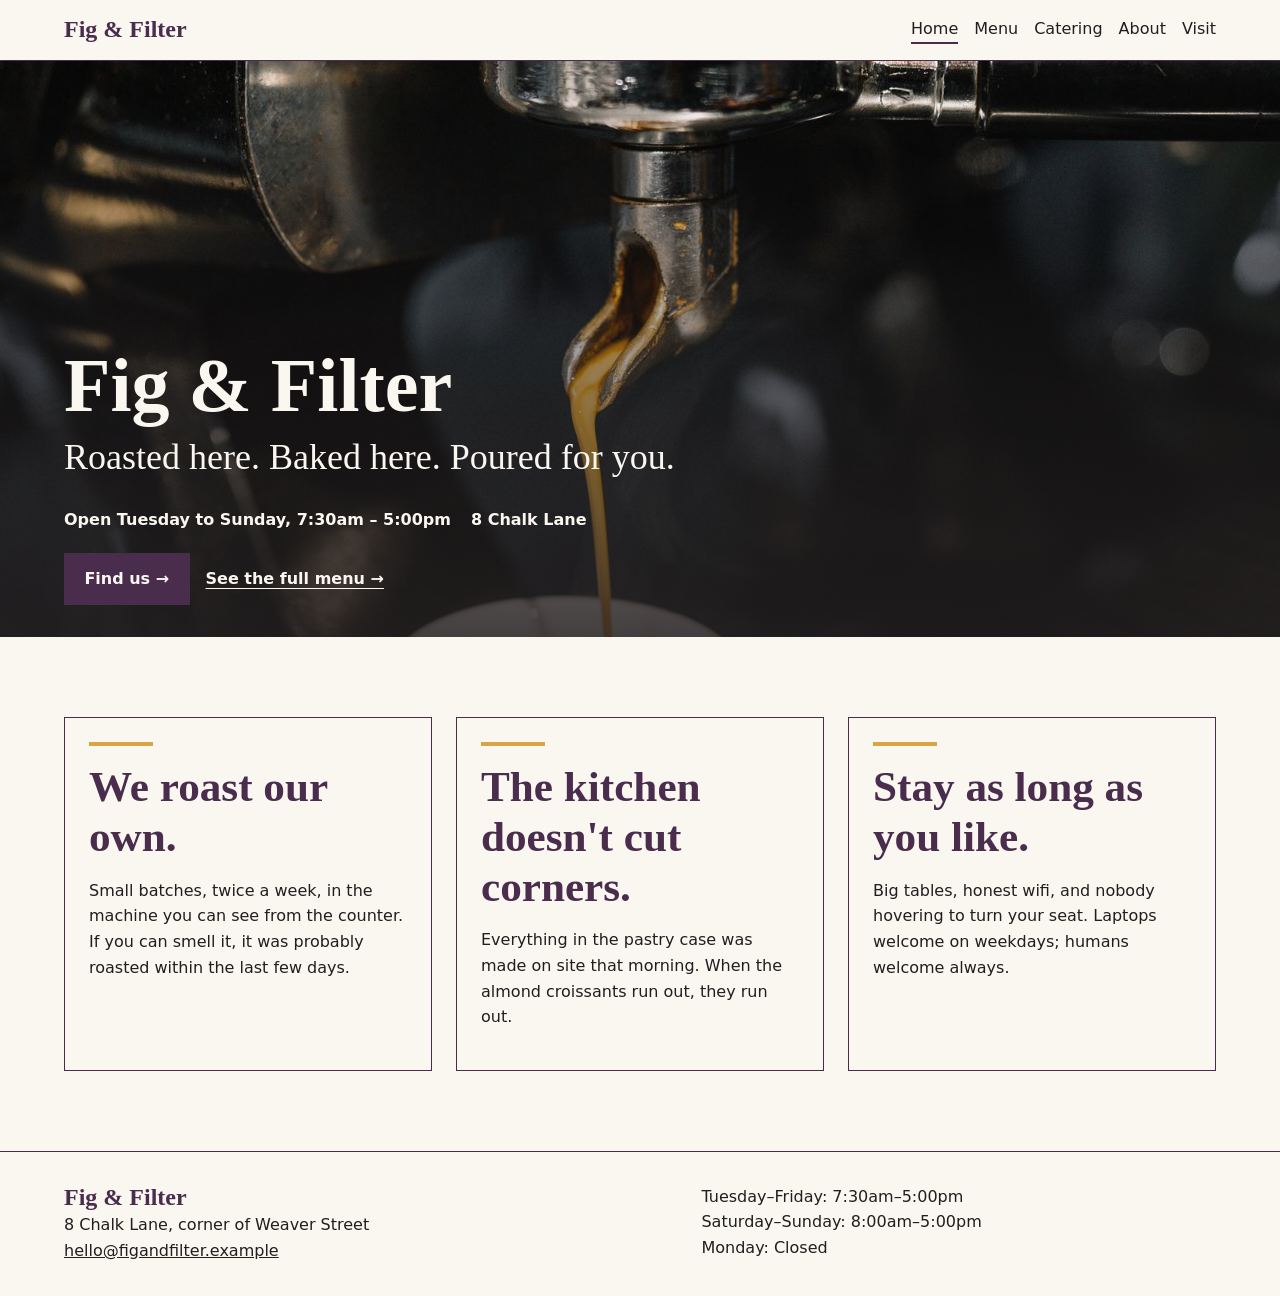
<file: design/index.html>
<!doctype html>
<html lang="en">
<head>
  <meta charset="utf-8">
  <meta name="viewport" content="width=device-width, initial-scale=1">
  <meta name="description" content="Fig & Filter is a neighbourhood café roasting coffee and baking everything on site at 8 Chalk Lane.">
  <title>Fig & Filter | Home</title>
  <link rel="stylesheet" href="/design/styles.css">
  <script src="/design/menu.js" defer></script>
</head>
<body>
  <header class="site-header">
    <div class="container header-inner">
      <a class="brand" href="index.html">Fig &amp; Filter</a>
      <button class="menu-toggle" type="button" aria-expanded="false" aria-controls="primary-navigation">Menu</button>
      <nav class="site-nav" id="primary-navigation" data-open="false" aria-label="Primary navigation">
        <a href="index.html" aria-current="page">Home</a><a href="menu.html">Menu</a><a href="catering.html">Catering</a><a href="about.html">About</a><a href="visit.html">Visit</a>
      </nav>
    </div>
  </header>
  <main>
    <section class="hero">
      <img src="../content/images/hero-espresso-pour.jpg" alt="Espresso pouring from the portafilter into a white cup at the Fig & Filter counter">
      <div class="container hero-content">
        <h1>Fig &amp; Filter</h1>
        <p class="tagline">Roasted here. Baked here. Poured for you.</p>
        <div class="essentials"><span>Open Tuesday to Sunday, 7:30am – 5:00pm</span><span>8 Chalk Lane</span></div>
        <div class="actions"><a class="button" href="visit.html">Find us →</a><a class="text-link" href="menu.html">See the full menu →</a></div>
      </div>
    </section>
    <section class="section">
      <div class="container grid three-columns">
        <article class="card"><div class="accent-rule"></div><h2>We roast our own.</h2><p>Small batches, twice a week, in the machine you can see from the counter. If you can smell it, it was probably roasted within the last few days.</p></article>
        <article class="card"><div class="accent-rule"></div><h2>The kitchen doesn't cut corners.</h2><p>Everything in the pastry case was made on site that morning. When the almond croissants run out, they run out.</p></article>
        <article class="card"><div class="accent-rule"></div><h2>Stay as long as you like.</h2><p>Big tables, honest wifi, and nobody hovering to turn your seat. Laptops welcome on weekdays; humans welcome always.</p></article>
      </div>
    </section>
  </main>
  <footer class="site-footer">
    <div class="container footer-grid">
      <div><strong class="brand">Fig &amp; Filter</strong><p>8 Chalk Lane, corner of Weaver Street</p><p><a href="mailto:hello@figandfilter.example">hello@figandfilter.example</a></p></div>
      <div><p>Tuesday–Friday: 7:30am–5:00pm</p><p>Saturday–Sunday: 8:00am–5:00pm</p><p>Monday: Closed</p></div>
    </div>
  </footer>
</body>
</html>
</file>
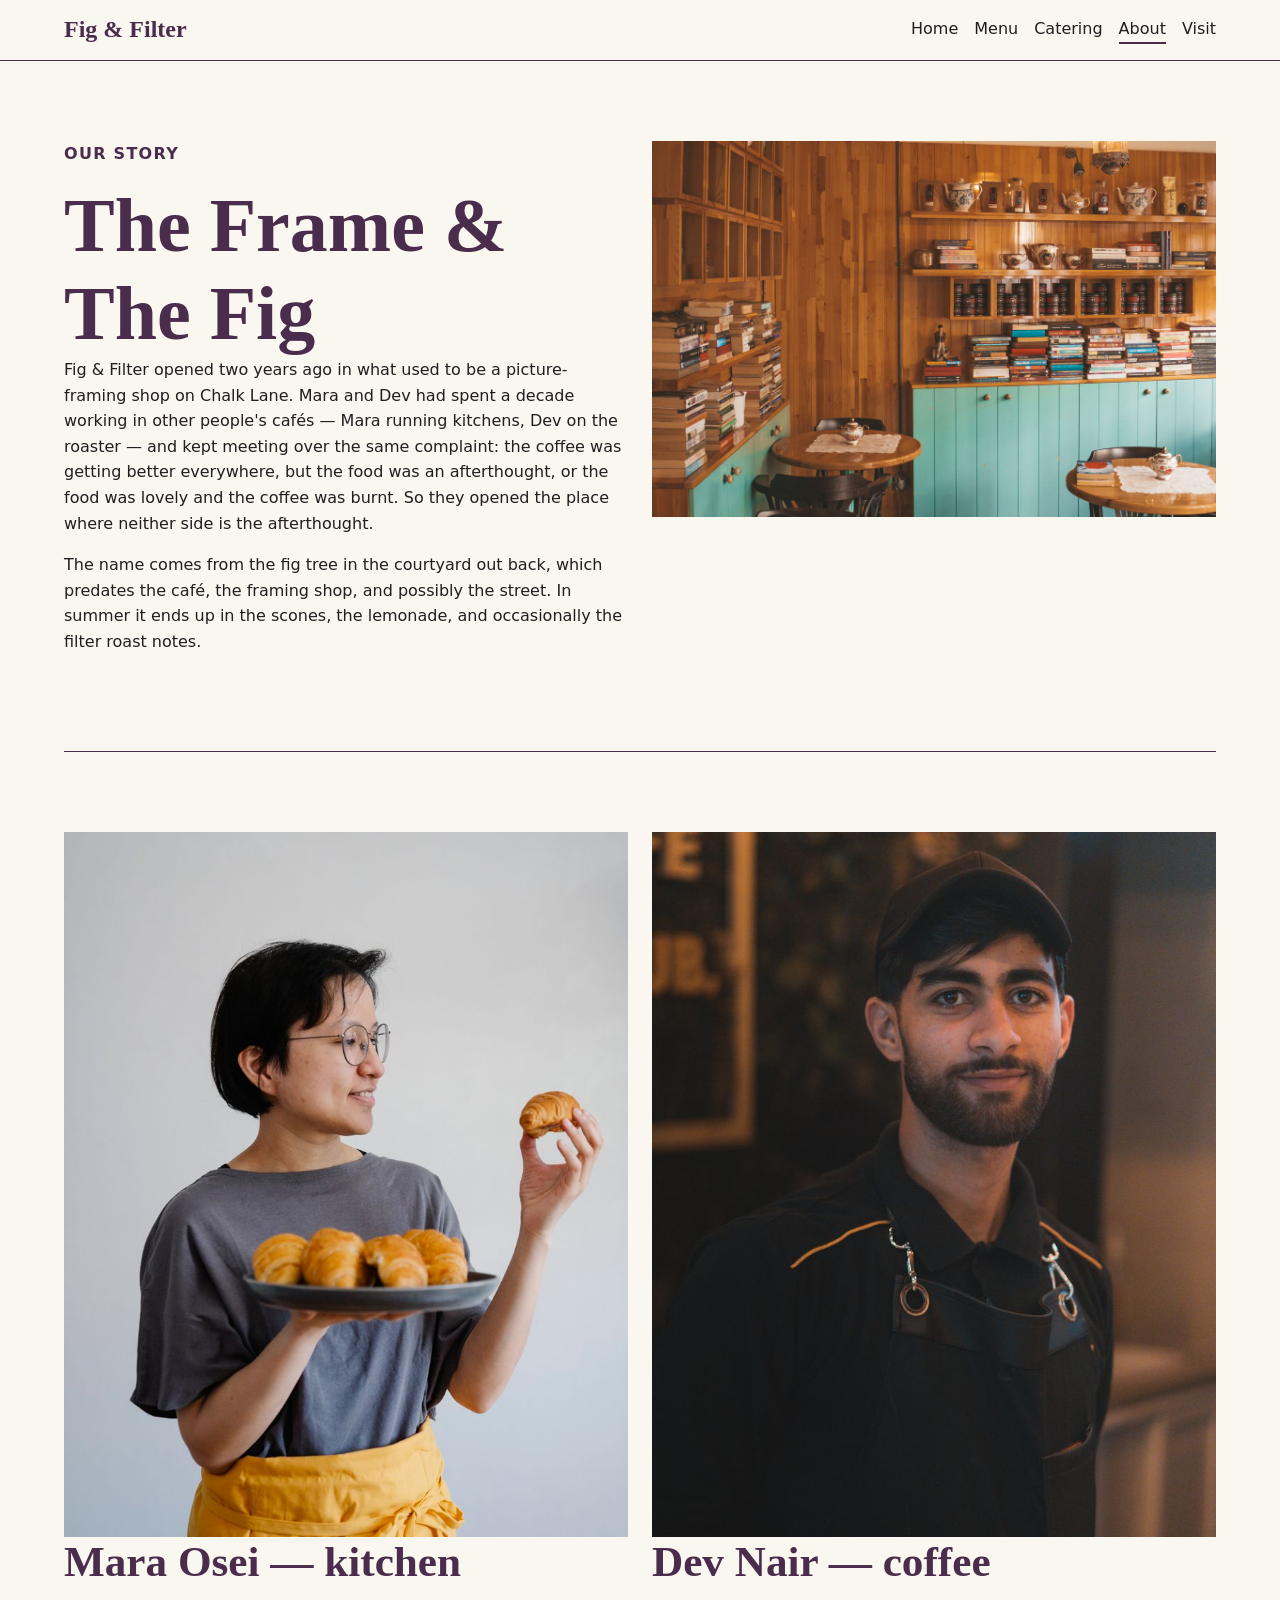
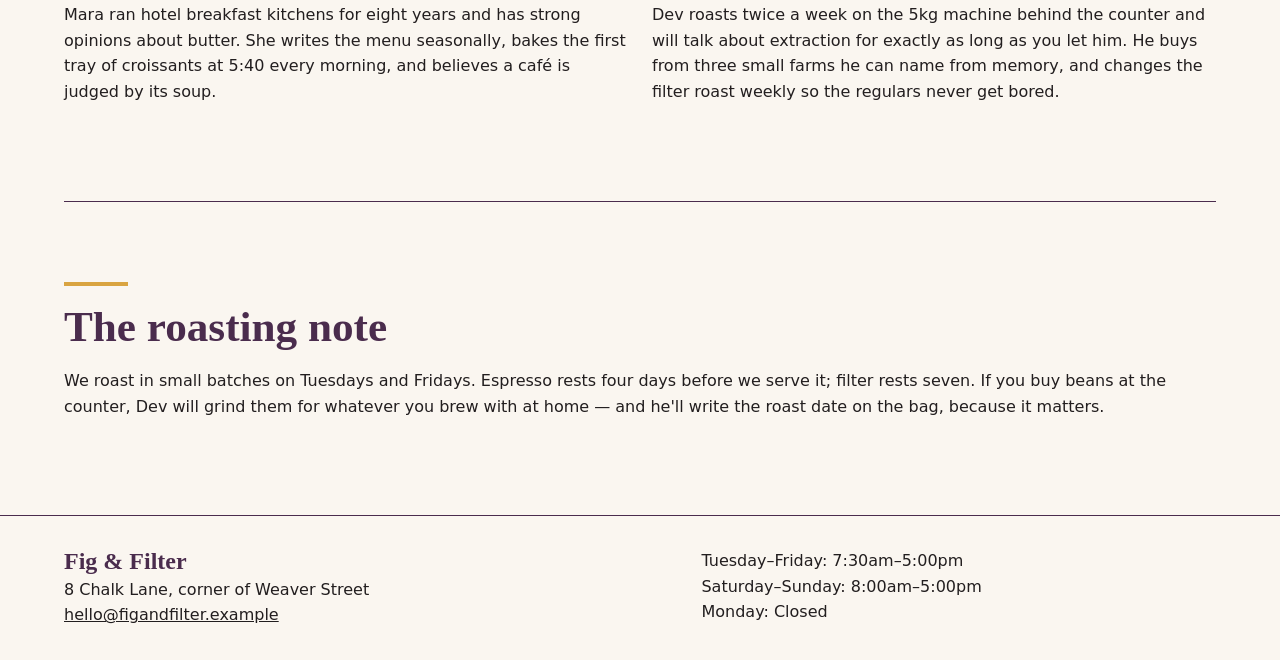
<file: design/about.html>
<!doctype html>
<html lang="en">
<head>
  <meta charset="utf-8">
  <meta name="viewport" content="width=device-width, initial-scale=1">
  <meta name="description" content="The story of Fig & Filter and founders Mara Osei and Dev Nair.">
  <title>Fig & Filter | About</title>
  <link rel="stylesheet" href="/design/styles.css">
  <script src="/design/menu.js" defer></script>
</head>
<body>
  <header class="site-header"><div class="container header-inner"><a class="brand" href="index.html">Fig &amp; Filter</a><button class="menu-toggle" type="button" aria-expanded="false" aria-controls="primary-navigation">Menu</button><nav class="site-nav" id="primary-navigation" data-open="false" aria-label="Primary navigation"><a href="index.html">Home</a><a href="menu.html">Menu</a><a href="catering.html">Catering</a><a href="about.html" aria-current="page">About</a><a href="visit.html">Visit</a></nav></div></header>
  <main class="container">
    <section class="section details">
      <div><p class="eyebrow">Our story</p><h1>The Frame &amp; The Fig</h1><p>Fig &amp; Filter opened two years ago in what used to be a picture-framing shop on Chalk Lane. Mara and Dev had spent a decade working in other people's cafés — Mara running kitchens, Dev on the roaster — and kept meeting over the same complaint: the coffee was getting better everywhere, but the food was an afterthought, or the food was lovely and the coffee was burnt. So they opened the place where neither side is the afterthought.</p><p>The name comes from the fig tree in the courtyard out back, which predates the café, the framing shop, and possibly the street. In summer it ends up in the scones, the lemonade, and occasionally the filter roast notes.</p></div>
      <img class="media" src="../content/images/interior-seating.jpg" alt="Wooden tables inside the café, surrounded by shelves of books and tea tins">
    </section>
    <section class="section grid two-columns">
      <article><img class="portrait" src="../content/images/founder-mara.jpg" alt="Mara Osei holding a plate of freshly baked croissants"><h2>Mara Osei — kitchen</h2><p>Mara ran hotel breakfast kitchens for eight years and has strong opinions about butter. She writes the menu seasonally, bakes the first tray of croissants at 5:40 every morning, and believes a café is judged by its soup.</p></article>
      <article><img class="portrait" src="../content/images/founder-dev.jpg" alt="Dev Nair in his cap and apron behind the counter"><h2>Dev Nair — coffee</h2><p>Dev roasts twice a week on the 5kg machine behind the counter and will talk about extraction for exactly as long as you let him. He buys from three small farms he can name from memory, and changes the filter roast weekly so the regulars never get bored.</p></article>
    </section>
    <section class="section"><div class="accent-rule"></div><h2>The roasting note</h2><p>We roast in small batches on Tuesdays and Fridays. Espresso rests four days before we serve it; filter rests seven. If you buy beans at the counter, Dev will grind them for whatever you brew with at home — and he'll write the roast date on the bag, because it matters.</p></section>
  </main>
  <footer class="site-footer"><div class="container footer-grid"><div><strong class="brand">Fig &amp; Filter</strong><p>8 Chalk Lane, corner of Weaver Street</p><p><a href="mailto:hello@figandfilter.example">hello@figandfilter.example</a></p></div><div><p>Tuesday–Friday: 7:30am–5:00pm</p><p>Saturday–Sunday: 8:00am–5:00pm</p><p>Monday: Closed</p></div></div></footer>
</body>
</html>
</file>
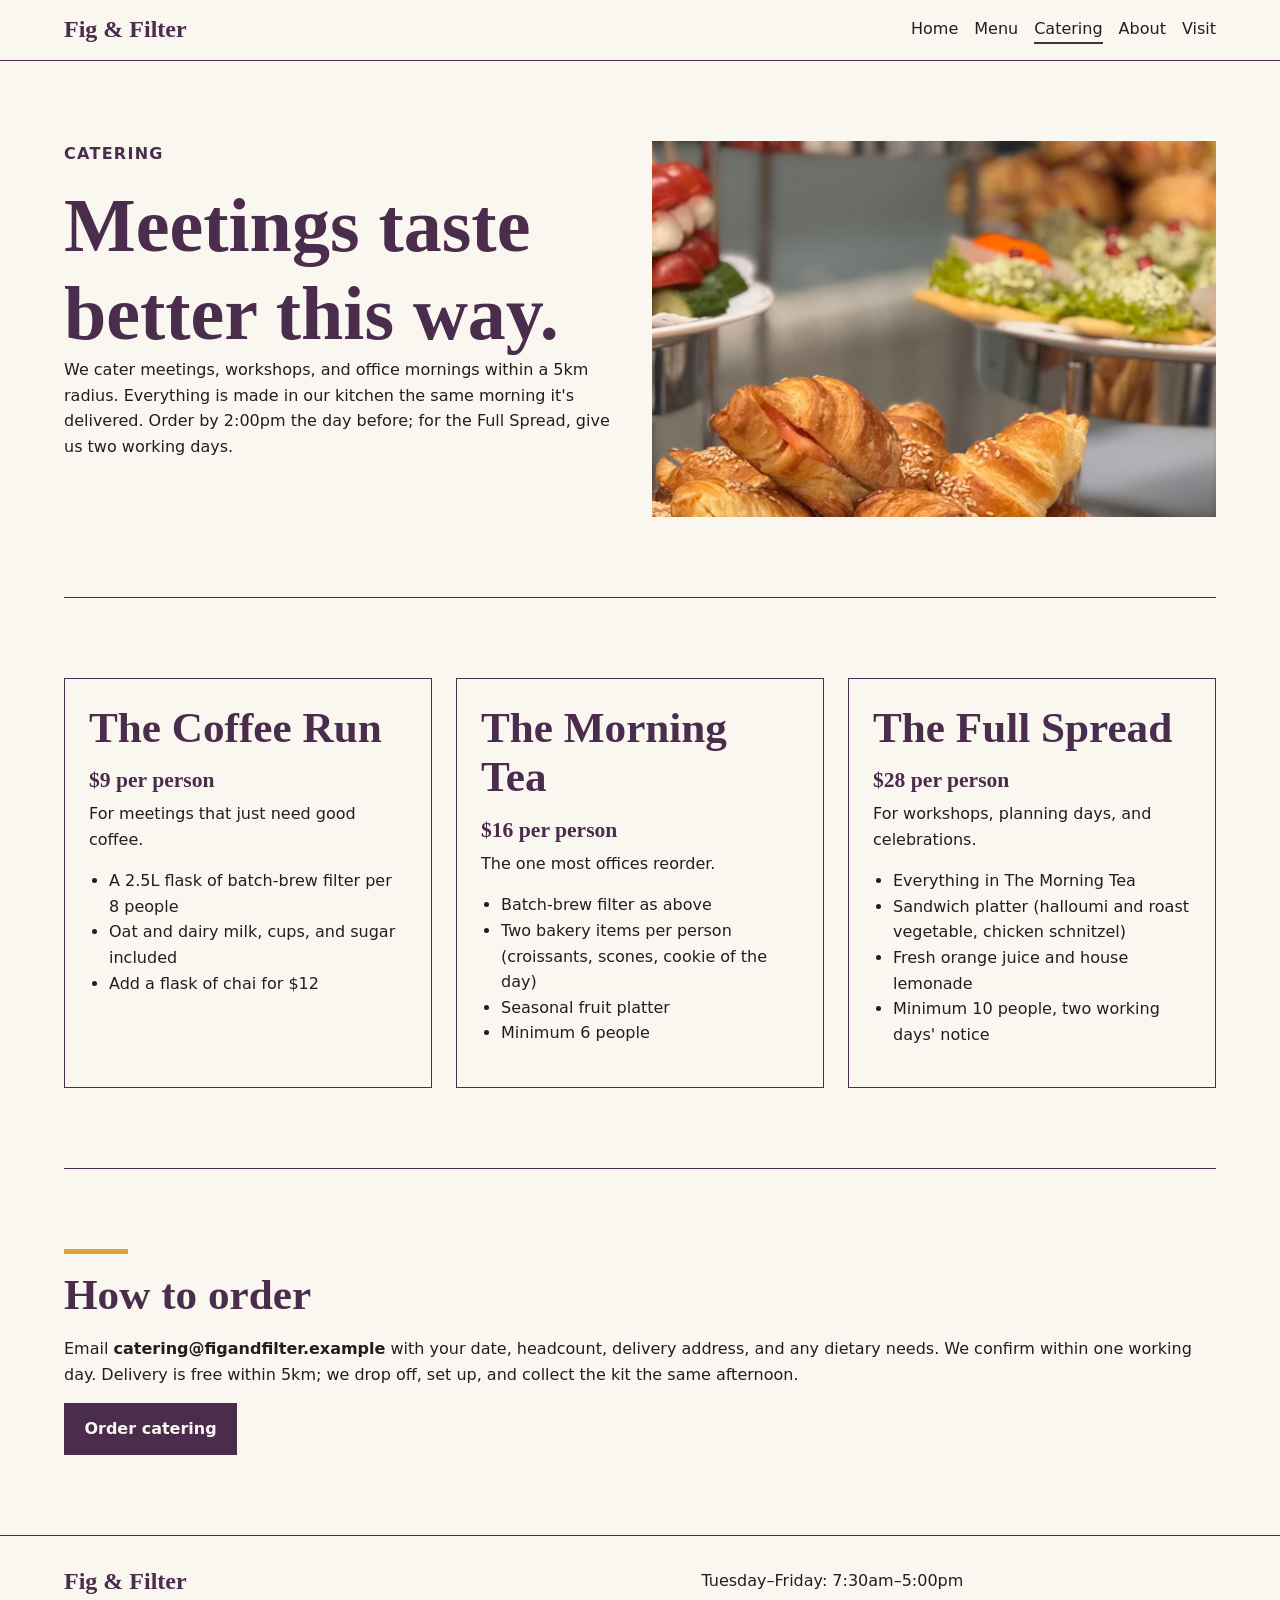
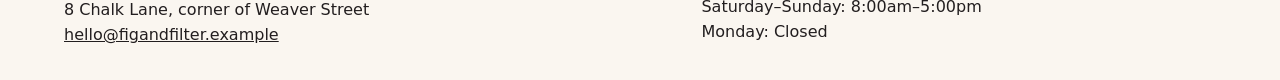
<file: design/catering.html>
<!doctype html>
<html lang="en">
<head>
  <meta charset="utf-8">
  <meta name="viewport" content="width=device-width, initial-scale=1">
  <meta name="description" content="Fig & Filter catering packages for meetings, workshops and office mornings within 5km.">
  <title>Fig & Filter | Catering</title>
  <link rel="stylesheet" href="/design/styles.css">
  <script src="/design/menu.js" defer></script>
</head>
<body>
  <header class="site-header"><div class="container header-inner"><a class="brand" href="index.html">Fig &amp; Filter</a><button class="menu-toggle" type="button" aria-expanded="false" aria-controls="primary-navigation">Menu</button><nav class="site-nav" id="primary-navigation" data-open="false" aria-label="Primary navigation"><a href="index.html">Home</a><a href="menu.html">Menu</a><a href="catering.html" aria-current="page">Catering</a><a href="about.html">About</a><a href="visit.html">Visit</a></nav></div></header>
  <main class="container">
    <section class="section details">
      <div><p class="eyebrow">Catering</p><h1>Meetings taste better this way.</h1><p>We cater meetings, workshops, and office mornings within a 5km radius. Everything is made in our kitchen the same morning it's delivered. Order by 2:00pm the day before; for the Full Spread, give us two working days.</p></div>
      <img class="media" src="../content/images/catering-spread.jpg" alt="A catering spread of filled croissants and canapés on serving stands">
    </section>
    <section class="section grid three-columns">
      <article class="card"><h2>The Coffee Run</h2><h3>$9 per person</h3><p>For meetings that just need good coffee.</p><ul class="package-list"><li>A 2.5L flask of batch-brew filter per 8 people</li><li>Oat and dairy milk, cups, and sugar included</li><li>Add a flask of chai for $12</li></ul></article>
      <article class="card"><h2>The Morning Tea</h2><h3>$16 per person</h3><p>The one most offices reorder.</p><ul class="package-list"><li>Batch-brew filter as above</li><li>Two bakery items per person (croissants, scones, cookie of the day)</li><li>Seasonal fruit platter</li><li>Minimum 6 people</li></ul></article>
      <article class="card"><h2>The Full Spread</h2><h3>$28 per person</h3><p>For workshops, planning days, and celebrations.</p><ul class="package-list"><li>Everything in The Morning Tea</li><li>Sandwich platter (halloumi and roast vegetable, chicken schnitzel)</li><li>Fresh orange juice and house lemonade</li><li>Minimum 10 people, two working days' notice</li></ul></article>
    </section>
    <section class="section">
      <div class="accent-rule"></div><h2>How to order</h2><p>Email <strong>catering@figandfilter.example</strong> with your date, headcount, delivery address, and any dietary needs. We confirm within one working day. Delivery is free within 5km; we drop off, set up, and collect the kit the same afternoon.</p>
      <a class="button" href="mailto:catering@figandfilter.example?subject=Catering%20enquiry">Order catering</a>
    </section>
  </main>
  <footer class="site-footer"><div class="container footer-grid"><div><strong class="brand">Fig &amp; Filter</strong><p>8 Chalk Lane, corner of Weaver Street</p><p><a href="mailto:hello@figandfilter.example">hello@figandfilter.example</a></p></div><div><p>Tuesday–Friday: 7:30am–5:00pm</p><p>Saturday–Sunday: 8:00am–5:00pm</p><p>Monday: Closed</p></div></div></footer>
</body>
</html>
</file>
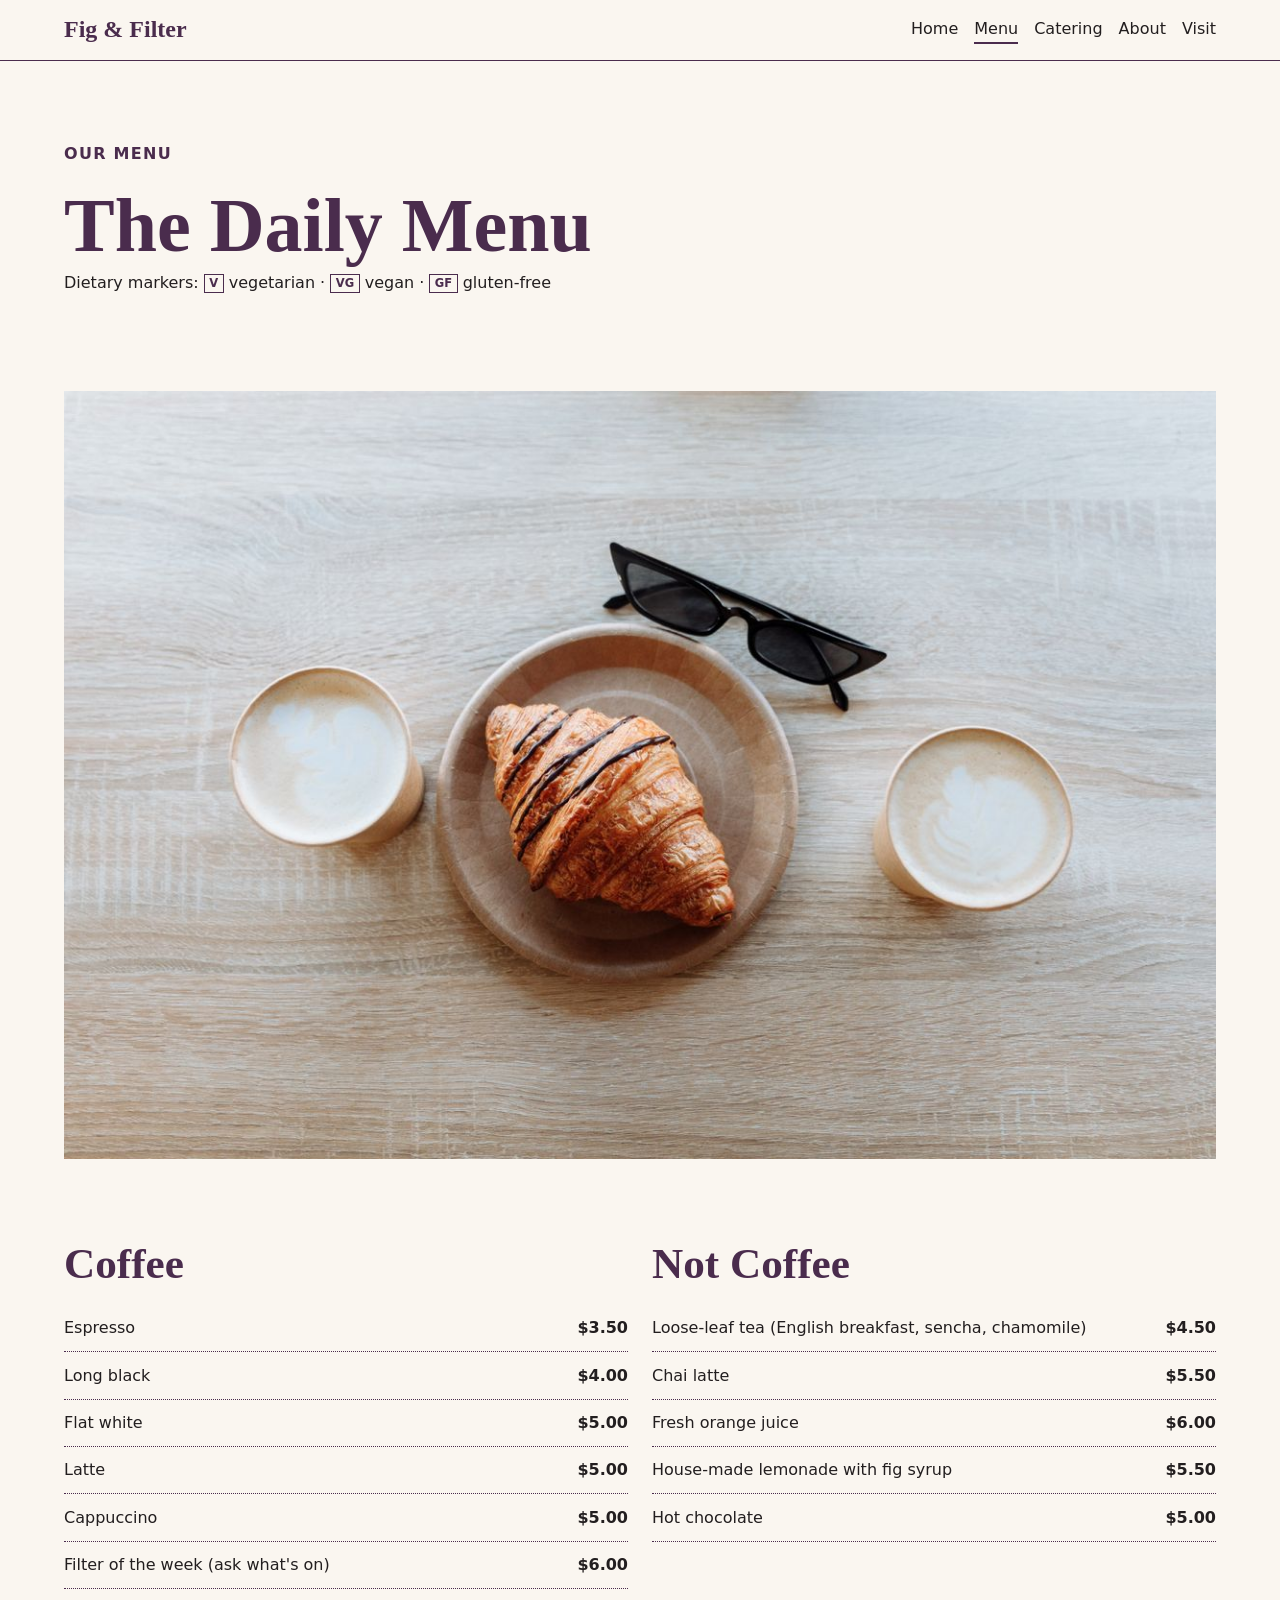
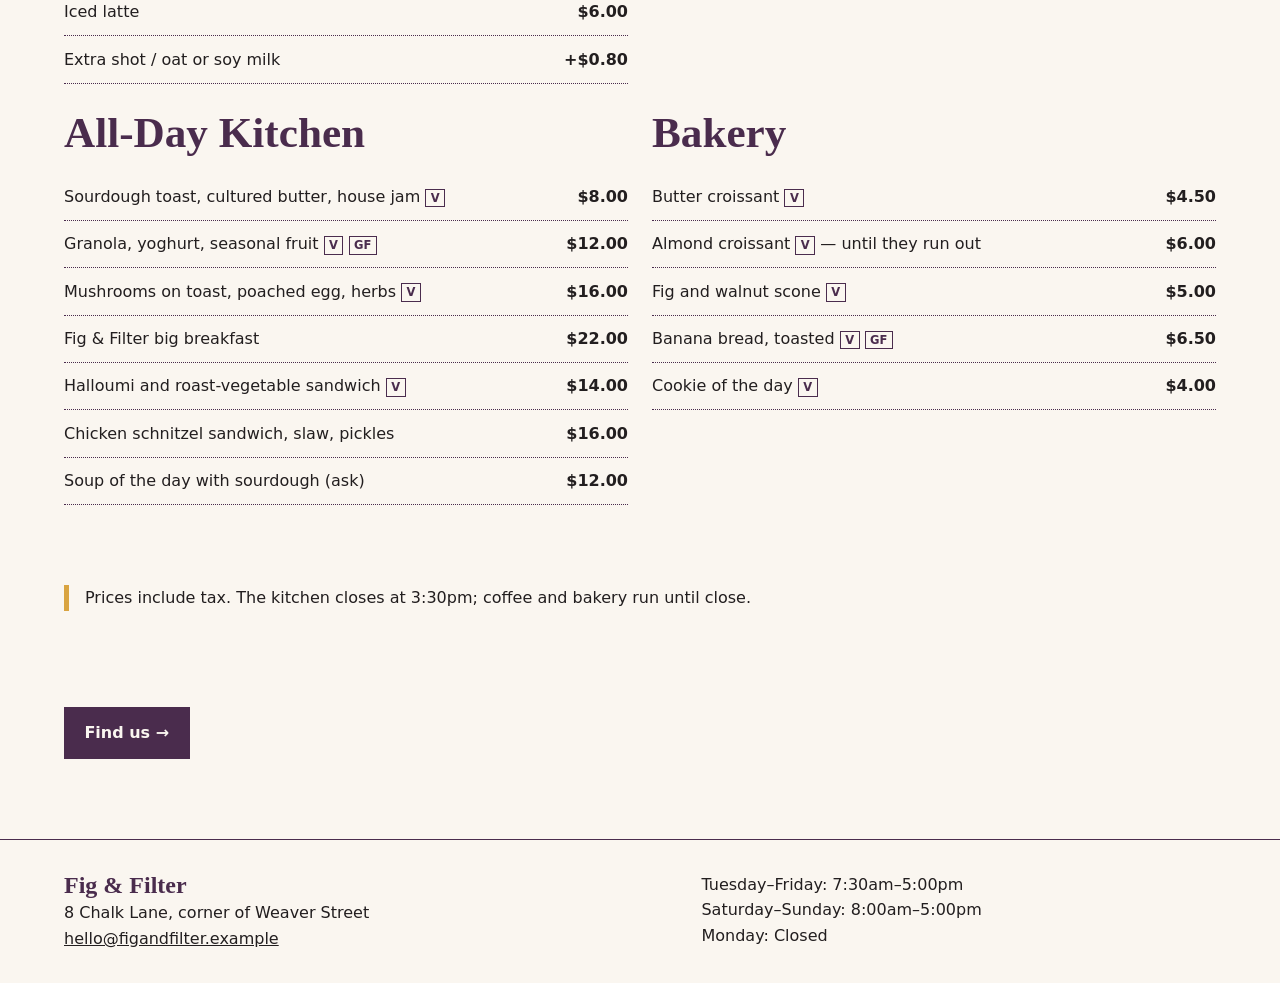
<file: design/menu.html>
<!doctype html>
<html lang="en">
<head>
  <meta charset="utf-8">
  <meta name="viewport" content="width=device-width, initial-scale=1">
  <meta name="description" content="Coffee, drinks, all-day kitchen and bakery menu at Fig & Filter.">
  <title>Fig & Filter | Menu</title>
  <link rel="stylesheet" href="/design/styles.css">
  <script src="/design/menu.js" defer></script>
</head>
<body>
  <header class="site-header"><div class="container header-inner"><a class="brand" href="index.html">Fig &amp; Filter</a><button class="menu-toggle" type="button" aria-expanded="false" aria-controls="primary-navigation">Menu</button><nav class="site-nav" id="primary-navigation" data-open="false" aria-label="Primary navigation"><a href="index.html">Home</a><a href="menu.html" aria-current="page">Menu</a><a href="catering.html">Catering</a><a href="about.html">About</a><a href="visit.html">Visit</a></nav></div></header>
  <main class="container">
    <section class="section">
      <p class="eyebrow">Our menu</p><h1>The Daily Menu</h1>
      <p>Dietary markers: <span class="marker">V</span> vegetarian · <span class="marker">VG</span> vegan · <span class="marker">GF</span> gluten-free</p>
    </section>
    <img class="media" src="../content/images/menu-flatlay.jpg" alt="A croissant and two lattes on a wooden table, seen from above">
    <section class="section grid two-columns">
      <article class="menu-category"><h2>Coffee</h2><ul class="menu-list">
        <li class="menu-item"><span>Espresso</span><span>$3.50</span></li><li class="menu-item"><span>Long black</span><span>$4.00</span></li><li class="menu-item"><span>Flat white</span><span>$5.00</span></li><li class="menu-item"><span>Latte</span><span>$5.00</span></li><li class="menu-item"><span>Cappuccino</span><span>$5.00</span></li><li class="menu-item"><span>Filter of the week (ask what's on)</span><span>$6.00</span></li><li class="menu-item"><span>Iced latte</span><span>$6.00</span></li><li class="menu-item"><span>Extra shot / oat or soy milk</span><span>+$0.80</span></li>
      </ul></article>
      <article class="menu-category"><h2>Not Coffee</h2><ul class="menu-list">
        <li class="menu-item"><span>Loose-leaf tea (English breakfast, sencha, chamomile)</span><span>$4.50</span></li><li class="menu-item"><span>Chai latte</span><span>$5.50</span></li><li class="menu-item"><span>Fresh orange juice</span><span>$6.00</span></li><li class="menu-item"><span>House-made lemonade with fig syrup</span><span>$5.50</span></li><li class="menu-item"><span>Hot chocolate</span><span>$5.00</span></li>
      </ul></article>
      <article class="menu-category"><h2>All-Day Kitchen</h2><ul class="menu-list">
        <li class="menu-item"><span>Sourdough toast, cultured butter, house jam <span class="marker">V</span></span><span>$8.00</span></li><li class="menu-item"><span>Granola, yoghurt, seasonal fruit <span class="marker">V</span> <span class="marker">GF</span></span><span>$12.00</span></li><li class="menu-item"><span>Mushrooms on toast, poached egg, herbs <span class="marker">V</span></span><span>$16.00</span></li><li class="menu-item"><span>Fig &amp; Filter big breakfast</span><span>$22.00</span></li><li class="menu-item"><span>Halloumi and roast-vegetable sandwich <span class="marker">V</span></span><span>$14.00</span></li><li class="menu-item"><span>Chicken schnitzel sandwich, slaw, pickles</span><span>$16.00</span></li><li class="menu-item"><span>Soup of the day with sourdough (ask)</span><span>$12.00</span></li>
      </ul></article>
      <article class="menu-category"><h2>Bakery</h2><ul class="menu-list">
        <li class="menu-item"><span>Butter croissant <span class="marker">V</span></span><span>$4.50</span></li><li class="menu-item"><span>Almond croissant <span class="marker">V</span> — until they run out</span><span>$6.00</span></li><li class="menu-item"><span>Fig and walnut scone <span class="marker">V</span></span><span>$5.00</span></li><li class="menu-item"><span>Banana bread, toasted <span class="marker">V</span> <span class="marker">GF</span></span><span>$6.50</span></li><li class="menu-item"><span>Cookie of the day <span class="marker">V</span></span><span>$4.00</span></li>
      </ul></article>
    </section>
    <p class="note">Prices include tax. The kitchen closes at 3:30pm; coffee and bakery run until close.</p>
    <section class="section"><div class="actions"><a class="button" href="visit.html">Find us →</a></div></section>
  </main>
  <footer class="site-footer"><div class="container footer-grid"><div><strong class="brand">Fig &amp; Filter</strong><p>8 Chalk Lane, corner of Weaver Street</p><p><a href="mailto:hello@figandfilter.example">hello@figandfilter.example</a></p></div><div><p>Tuesday–Friday: 7:30am–5:00pm</p><p>Saturday–Sunday: 8:00am–5:00pm</p><p>Monday: Closed</p></div></div></footer>
</body>
</html>
</file>
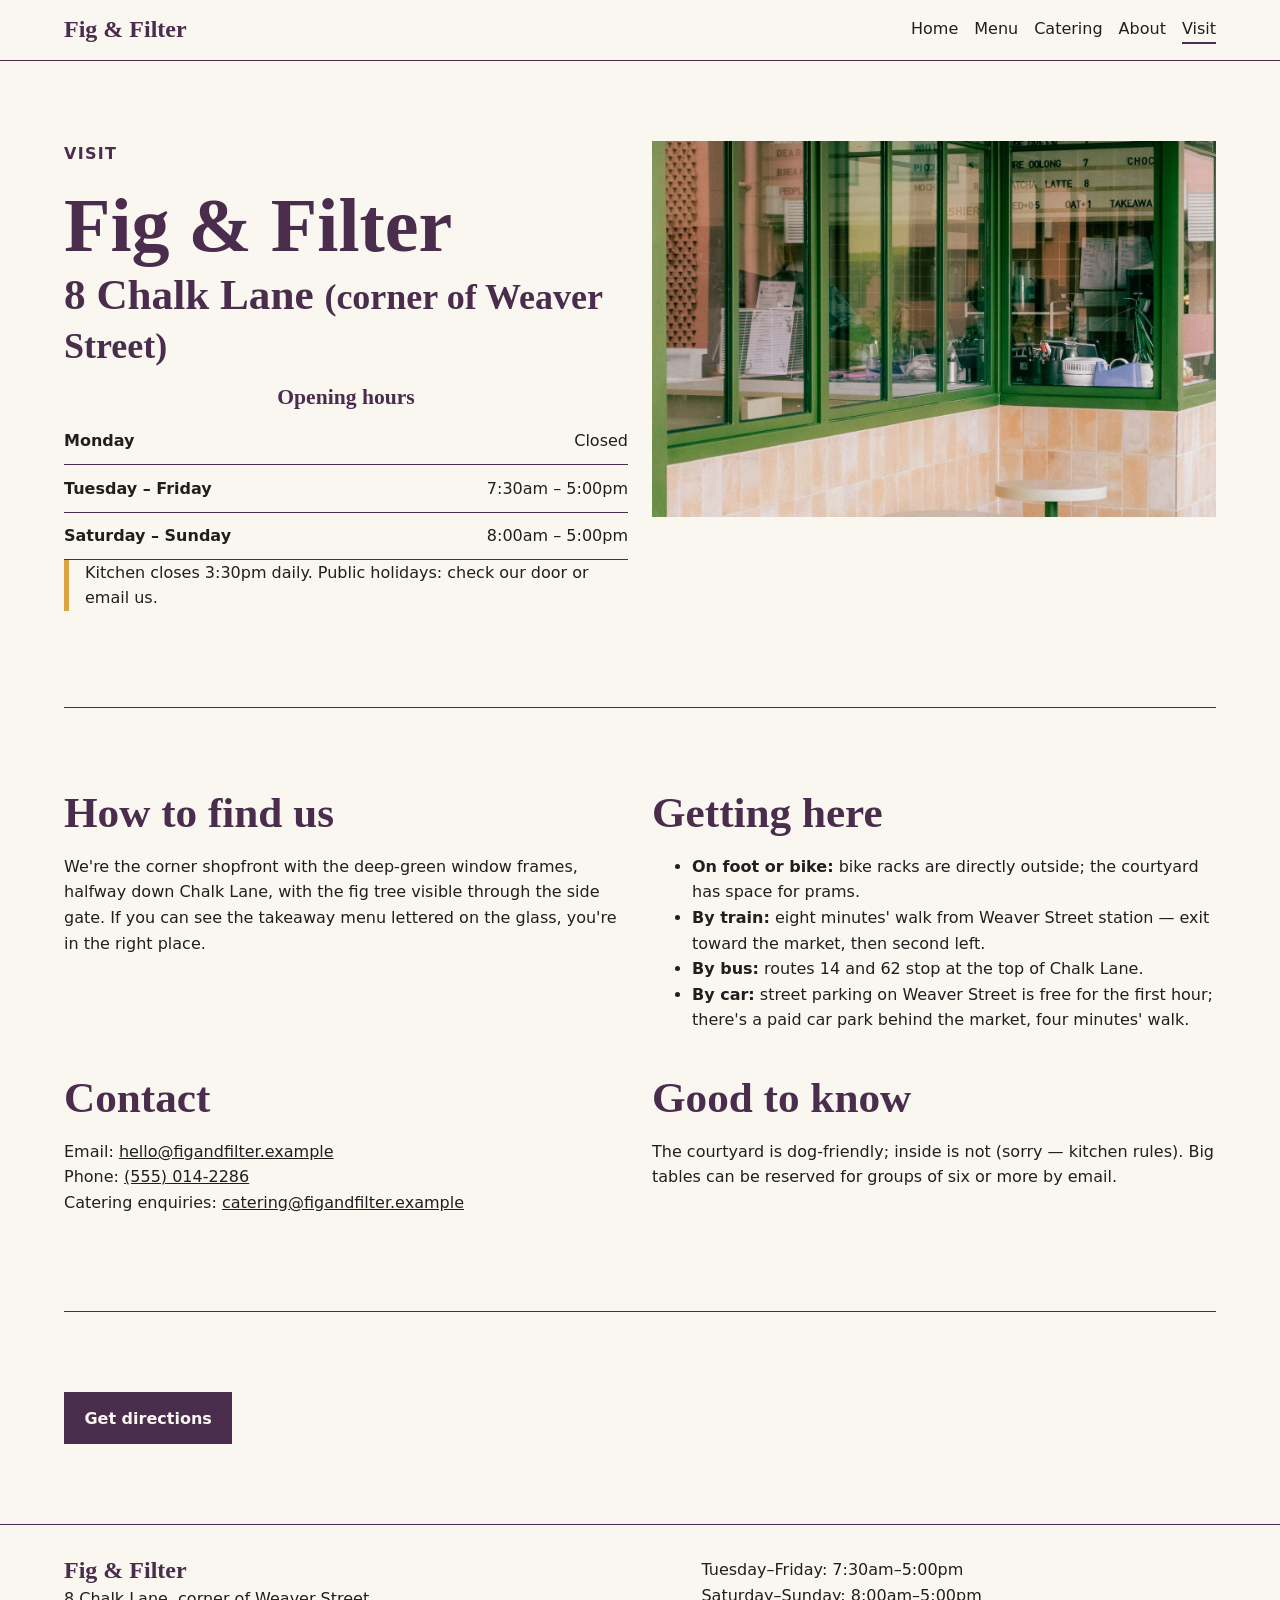
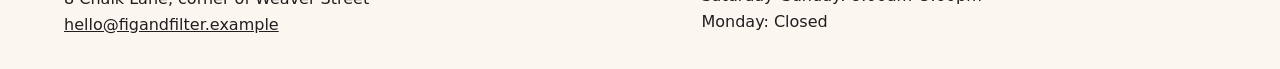
<file: design/visit.html>
<!doctype html>
<html lang="en">
<head>
  <meta charset="utf-8">
  <meta name="viewport" content="width=device-width, initial-scale=1">
  <meta name="description" content="Address, opening hours, directions and contact details for Fig & Filter.">
  <title>Fig & Filter | Visit</title>
  <link rel="stylesheet" href="/design/styles.css">
  <script src="/design/menu.js" defer></script>
</head>
<body>
  <header class="site-header"><div class="container header-inner"><a class="brand" href="index.html">Fig &amp; Filter</a><button class="menu-toggle" type="button" aria-expanded="false" aria-controls="primary-navigation">Menu</button><nav class="site-nav" id="primary-navigation" data-open="false" aria-label="Primary navigation"><a href="index.html">Home</a><a href="menu.html">Menu</a><a href="catering.html">Catering</a><a href="about.html">About</a><a href="visit.html" aria-current="page">Visit</a></nav></div></header>
  <main class="container">
    <section class="section details">
      <div>
        <p class="eyebrow">Visit</p><h1>Fig &amp; Filter</h1><h2>8 Chalk Lane <small>(corner of Weaver Street)</small></h2>
        <table class="hours"><caption><h3>Opening hours</h3></caption><tbody><tr><th>Monday</th><td>Closed</td></tr><tr><th>Tuesday – Friday</th><td>7:30am – 5:00pm</td></tr><tr><th>Saturday – Sunday</th><td>8:00am – 5:00pm</td></tr></tbody></table>
        <p class="note">Kitchen closes 3:30pm daily. Public holidays: check our door or email us.</p>
      </div>
      <img class="media" src="../content/images/storefront.jpg" alt="The Fig & Filter corner shopfront with deep-green window frames and a pavement table">
    </section>
    <section class="section grid two-columns">
      <article><h2>How to find us</h2><p>We're the corner shopfront with the deep-green window frames, halfway down Chalk Lane, with the fig tree visible through the side gate. If you can see the takeaway menu lettered on the glass, you're in the right place.</p></article>
      <article><h2>Getting here</h2><ul><li><strong>On foot or bike:</strong> bike racks are directly outside; the courtyard has space for prams.</li><li><strong>By train:</strong> eight minutes' walk from Weaver Street station — exit toward the market, then second left.</li><li><strong>By bus:</strong> routes 14 and 62 stop at the top of Chalk Lane.</li><li><strong>By car:</strong> street parking on Weaver Street is free for the first hour; there's a paid car park behind the market, four minutes' walk.</li></ul></article>
      <article><h2>Contact</h2><p>Email: <a href="mailto:hello@figandfilter.example">hello@figandfilter.example</a><br>Phone: <a href="tel:+15550142286">(555) 014-2286</a><br>Catering enquiries: <a href="mailto:catering@figandfilter.example">catering@figandfilter.example</a></p></article>
      <article><h2>Good to know</h2><p>The courtyard is dog-friendly; inside is not (sorry — kitchen rules). Big tables can be reserved for groups of six or more by email.</p></article>
    </section>
    <section class="section"><a class="button" href="https://www.google.com/maps/search/?api=1&amp;query=8+Chalk+Lane+corner+of+Weaver+Street">Get directions</a></section>
  </main>
  <footer class="site-footer"><div class="container footer-grid"><div><strong class="brand">Fig &amp; Filter</strong><p>8 Chalk Lane, corner of Weaver Street</p><p><a href="mailto:hello@figandfilter.example">hello@figandfilter.example</a></p></div><div><p>Tuesday–Friday: 7:30am–5:00pm</p><p>Saturday–Sunday: 8:00am–5:00pm</p><p>Monday: Closed</p></div></div></footer>
</body>
</html>
</file>
<file: design/styles.css>
:root {
  --fig: #4A2C4D;
  --amber: #D9A441;
  --paper: #FAF6F0;
  --ink: #221E1F;
  color-scheme: light;
}

* { box-sizing: border-box; }
html { scroll-behavior: smooth; overflow-x: hidden; }
body {
  margin: 0;
  min-width: 0;
  overflow-x: hidden;
  background: var(--paper);
  color: var(--ink);
  font-family: system-ui, -apple-system, BlinkMacSystemFont, "Segoe UI", sans-serif;
  font-size: 1rem;
  line-height: 1.6;
}
img { display: block; width: 100%; max-width: 100%; height: auto; }
a { color: inherit; }
h1, h2, h3, .brand {
  color: var(--fig);
  font-family: Georgia, "Times New Roman", serif;
  line-height: 1.15;
}
h1 { font-size: clamp(2.15rem, 11vw, 4.75rem); margin: 0; overflow-wrap: anywhere; }
h2 { font-size: clamp(1.65rem, 8vw, 2.7rem); margin: 0 0 1rem; overflow-wrap: anywhere; }
h3 { font-size: 1.35rem; margin: 0 0 .5rem; }
p { margin: 0 0 1rem; }
.container { width: min(72rem, calc(100% - 2rem)); min-width: 0; margin-inline: auto; }
.site-header { border-bottom: 1px solid var(--fig); background: var(--paper); }
.header-inner { display: flex; flex-direction: column; gap: .75rem; padding-block: 1rem; }
.brand { font-size: 1.5rem; font-weight: 700; text-decoration: none; }
.menu-toggle { display: none; align-items: center; justify-content: space-between; width: 100%; border: 1px solid var(--fig); background: var(--paper); color: var(--fig); padding: .6rem .75rem; font: inherit; font-weight: 700; cursor: pointer; }
.js .menu-toggle { display: flex; }
.menu-toggle::after { content: "+"; font-size: 1.4rem; line-height: 1; }
.menu-toggle[aria-expanded="true"]::after { content: "−"; }
.site-nav { display: grid; grid-template-columns: 1fr; gap: .2rem; width: 100%; padding-top: .25rem; }
.js .site-nav { display: none; }
.js .site-nav[data-open="true"] { display: grid; }
.site-nav a { min-width: 0; padding: .35rem .2rem; text-align: center; text-decoration: none; border-bottom: 2px solid transparent; }
.site-nav a:hover, .site-nav a:focus-visible, .site-nav a[aria-current="page"] { border-color: var(--fig); }
.hero { position: relative; min-height: min(36rem, calc(100svh - 8rem)); display: grid; align-items: end; overflow: hidden; }
.hero img { position: absolute; inset: 0; width: 100%; height: 100%; object-fit: cover; }
.hero::after { content: ""; position: absolute; inset: 0; background: linear-gradient(transparent, var(--ink)); opacity: .84; }
.hero-content { position: relative; z-index: 1; color: var(--paper); padding-block: 2rem; }
.hero-content h1 { color: var(--paper); }
.tagline { font-family: Georgia, "Times New Roman", serif; font-size: clamp(1.45rem, 4vw, 2.25rem); }
.essentials { display: flex; flex-wrap: wrap; gap: .5rem 1.25rem; margin: 1.25rem 0; font-weight: 700; }
.actions { display: flex; flex-direction: column; align-items: stretch; gap: 1rem; }
.button { display: inline-block; width: 100%; border: 2px solid var(--fig); background: var(--fig); color: var(--paper); padding: .7rem 1.15rem; font-weight: 700; text-align: center; text-decoration: none; }
.button:hover, .button:focus-visible { background: var(--paper); color: var(--fig); }
.text-link { font-weight: 700; text-underline-offset: .25rem; }
.section { padding-block: clamp(2.5rem, 7vw, 5rem); }
.section + .section { border-top: 1px solid var(--fig); }
.grid { display: grid; min-width: 0; gap: 1.5rem; }
.grid > *, .details > * { min-width: 0; }
.card { border: 1px solid var(--fig); padding: 1.5rem; }
.accent-rule { width: 4rem; height: .3rem; background: var(--amber); margin-bottom: 1rem; }
.media { width: 100%; aspect-ratio: 3 / 2; object-fit: cover; }
.portrait { width: 100%; aspect-ratio: 4 / 5; object-fit: cover; }
.menu-category { break-inside: avoid; }
.menu-list { list-style: none; margin: 0; padding: 0; }
.menu-item { display: grid; grid-template-columns: minmax(0, 1fr) auto; gap: .6rem; padding: .65rem 0; border-bottom: 1px dotted var(--fig); }
.menu-item > span:first-child { min-width: 0; overflow-wrap: anywhere; }
.menu-item span:last-child { font-weight: 700; }
.marker { border: 1px solid var(--fig); color: var(--fig); font-size: .72rem; font-weight: 700; padding: .08rem .28rem; white-space: nowrap; }
.note { border-left: .35rem solid var(--amber); padding-left: 1rem; }
.package-list { padding-left: 1.25rem; }
.details { display: grid; gap: 1.5rem; }
.hours { width: 100%; table-layout: fixed; border-collapse: collapse; }
.hours th, .hours td { border-bottom: 1px solid var(--fig); padding: .65rem 0; text-align: left; }
.hours th { width: 48%; padding-right: .5rem; }
.hours td { text-align: right; overflow-wrap: anywhere; }
.site-footer { border-top: 1px solid var(--fig); padding-block: 2rem; }
.footer-grid { display: grid; gap: 1.25rem; }
.footer-grid p { margin: 0; }
.eyebrow { color: var(--fig); font-weight: 800; letter-spacing: .08em; text-transform: uppercase; }

@media (min-width: 48rem) {
  .header-inner { flex-direction: row; justify-content: space-between; align-items: center; }
  .menu-toggle, .js .menu-toggle { display: none; }
  .site-nav, .js .site-nav, .js .site-nav[data-open="true"] { display: flex; width: auto; padding-top: 0; gap: .45rem 1rem; }
  .site-nav a { padding: 0; text-align: left; }
  .actions { flex-direction: row; align-items: center; }
  .button { width: auto; }
  .three-columns { grid-template-columns: repeat(3, 1fr); }
  .two-columns { grid-template-columns: repeat(2, minmax(0, 1fr)); }
  .details { grid-template-columns: 1fr 1fr; align-items: start; }
  .footer-grid { grid-template-columns: 1.2fr 1fr; }
}

@media (prefers-reduced-motion: reduce) {
  html { scroll-behavior: auto; }
}
</file>
